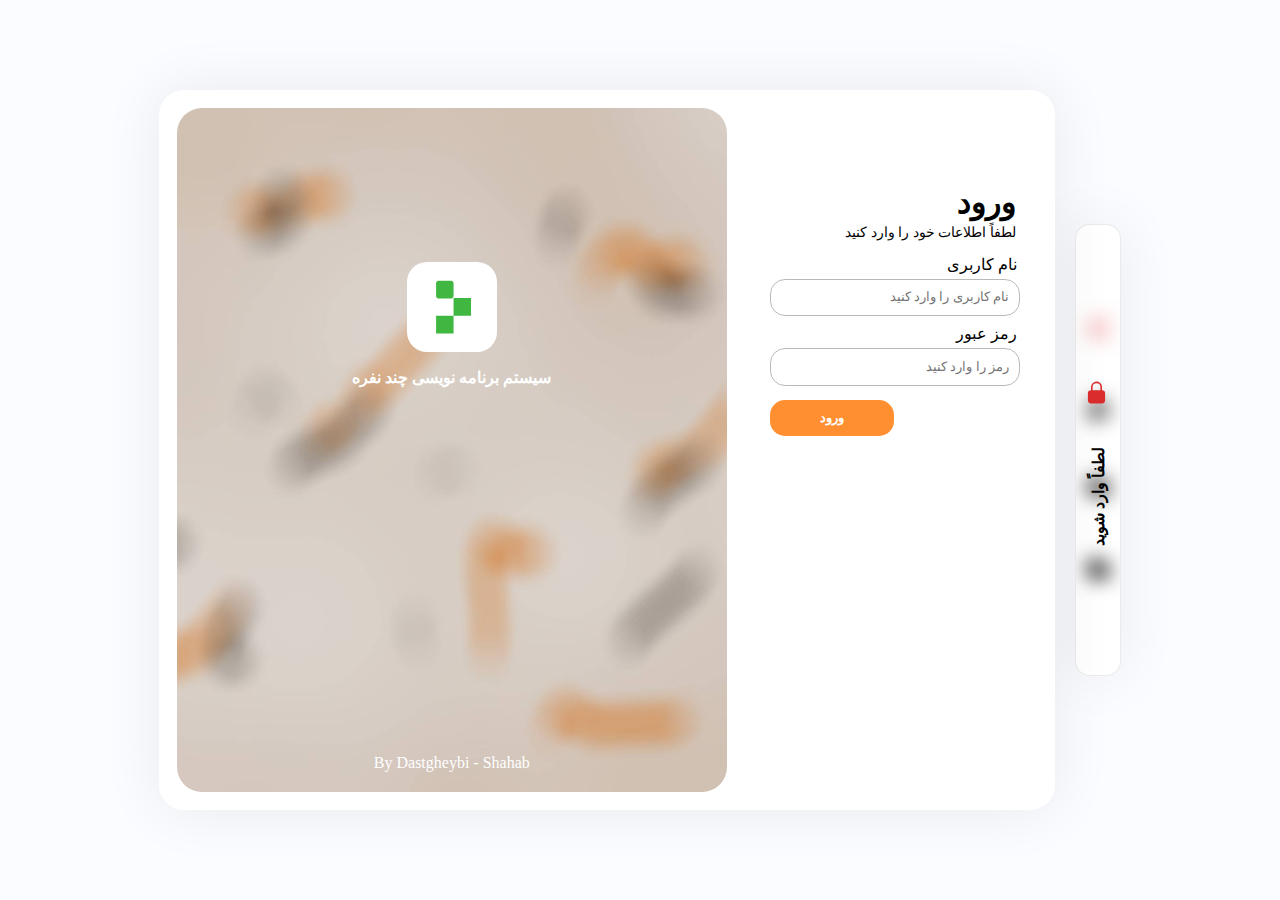
<file: loginPanel/index.html>
<!DOCTYPE html>
<html lang="fa" dir="rtl">
<head>
    <meta charset="UTF-8">
    <meta name="viewport" content="width=device-width, initial-scale=1.0">
    <link rel="stylesheet" href="style.css">
    <link rel="icon" href="../Logo.svg">
    <title>LiveBox</title>
</head>
<body>
    <div id="ToolBarHold">
        <div id="ToolBar">
            <button class="btnST" style="color: rgb(221, 27, 27);"><svg xmlns="http://www.w3.org/2000/svg" fill="none" viewBox="0 0 24 24" stroke-width="1.5" stroke="currentColor" class="size-6"><path stroke-linecap="round" stroke-linejoin="round" d="M8.25 9V5.25A2.25 2.25 0 0 1 10.5 3h6a2.25 2.25 0 0 1 2.25 2.25v13.5A2.25 2.25 0 0 1 16.5 21h-6a2.25 2.25 0 0 1-2.25-2.25V15m-3 0-3-3m0 0 3-3m-3 3H15" /></svg></button>
            <button class="btnST"><svg xmlns="http://www.w3.org/2000/svg" viewBox="0 0 24 24" fill="currentColor" class="size-6"><path d="M4.5 6.375a4.125 4.125 0 1 1 8.25 0 4.125 4.125 0 0 1-8.25 0ZM14.25 8.625a3.375 3.375 0 1 1 6.75 0 3.375 3.375 0 0 1-6.75 0ZM1.5 19.125a7.125 7.125 0 0 1 14.25 0v.003l-.001.119a.75.75 0 0 1-.363.63 13.067 13.067 0 0 1-6.761 1.873c-2.472 0-4.786-.684-6.76-1.873a.75.75 0 0 1-.364-.63l-.001-.122ZM17.25 19.128l-.001.144a2.25 2.25 0 0 1-.233.96 10.088 10.088 0 0 0 5.06-1.01.75.75 0 0 0 .42-.643 4.875 4.875 0 0 0-6.957-4.611 8.586 8.586 0 0 1 1.71 5.157v.003Z" /></svg></button>
            <button class="btnST"><svg xmlns="http://www.w3.org/2000/svg" viewBox="0 0 24 24" fill="currentColor" class="size-6"><path d="M4.913 2.658c2.075-.27 4.19-.408 6.337-.408 2.147 0 4.262.139 6.337.408 1.922.25 3.291 1.861 3.405 3.727a4.403 4.403 0 0 0-1.032-.211 50.89 50.89 0 0 0-8.42 0c-2.358.196-4.04 2.19-4.04 4.434v4.286a4.47 4.47 0 0 0 2.433 3.984L7.28 21.53A.75.75 0 0 1 6 21v-4.03a48.527 48.527 0 0 1-1.087-.128C2.905 16.58 1.5 14.833 1.5 12.862V6.638c0-1.97 1.405-3.718 3.413-3.979Z" /><path d="M15.75 7.5c-1.376 0-2.739.057-4.086.169C10.124 7.797 9 9.103 9 10.609v4.285c0 1.507 1.128 2.814 2.67 2.94 1.243.102 2.5.157 3.768.165l2.782 2.781a.75.75 0 0 0 1.28-.53v-2.39l.33-.026c1.542-.125 2.67-1.433 2.67-2.94v-4.286c0-1.505-1.125-2.811-2.664-2.94A49.392 49.392 0 0 0 15.75 7.5Z" /></svg></button>
            <button class="btnST"><svg xmlns="http://www.w3.org/2000/svg" viewBox="0 0 24 24" fill="currentColor" class="size-6"><path d="M19.5 21a3 3 0 0 0 3-3v-4.5a3 3 0 0 0-3-3h-15a3 3 0 0 0-3 3V18a3 3 0 0 0 3 3h15ZM1.5 10.146V6a3 3 0 0 1 3-3h5.379a2.25 2.25 0 0 1 1.59.659l2.122 2.121c.14.141.331.22.53.22H19.5a3 3 0 0 1 3 3v1.146A4.483 4.483 0 0 0 19.5 9h-15a4.483 4.483 0 0 0-3 1.146Z" /></svg></button>
        </div>
        <svg id="warning-icon" xmlns="http://www.w3.org/2000/svg" viewBox="0 0 24 24" fill="currentColor" class="size-6"><path fill-rule="evenodd" d="M12 1.5a5.25 5.25 0 0 0-5.25 5.25v3a3 3 0 0 0-3 3v6.75a3 3 0 0 0 3 3h10.5a3 3 0 0 0 3-3v-6.75a3 3 0 0 0-3-3v-3c0-2.9-2.35-5.25-5.25-5.25Zm3.75 8.25v-3a3.75 3.75 0 1 0-7.5 0v3h7.5Z" clip-rule="evenodd" /></svg>
        <p id="warning">لطفاً وارد شوید</p>
    </div>
    
    <div id="main">
        <div id="infoBox">
            <div id="svgBox">
                    <img style="width: 75%; margin-left: 4%;" src="../Logo.svg" alt="Logo">
                    <use id="Shape 1 copy 2" href="#img1" x="155" y="48"/></svg>
            </div>
            <p id="infoText">سیستم برنامه نویسی چند نفره</p>
            <p id="devName">By Dastgheybi - Shahab</p>
        </div>
        <div id="loginBox">
            <h1 id="loginText">ورود</h1>
            <h4 id="subLogin">لطفاً اطلاعات خود را وارد کنید</h4>
            <form action="" method="post">
                <label for="userNameI">نام کاربری</label>
                <input type="text" name="userNameI" class="inputText" placeholder="نام کاربری را وارد کنید">
                <label for="userPassI">رمز عبور</label>
                <input type="password" name="userPassI" class="inputText" placeholder="رمز را وارد کنید">
                <input type="submit" value="ورود" id="submit">
            </form>
        </div>
    </div>
</body>
</file>
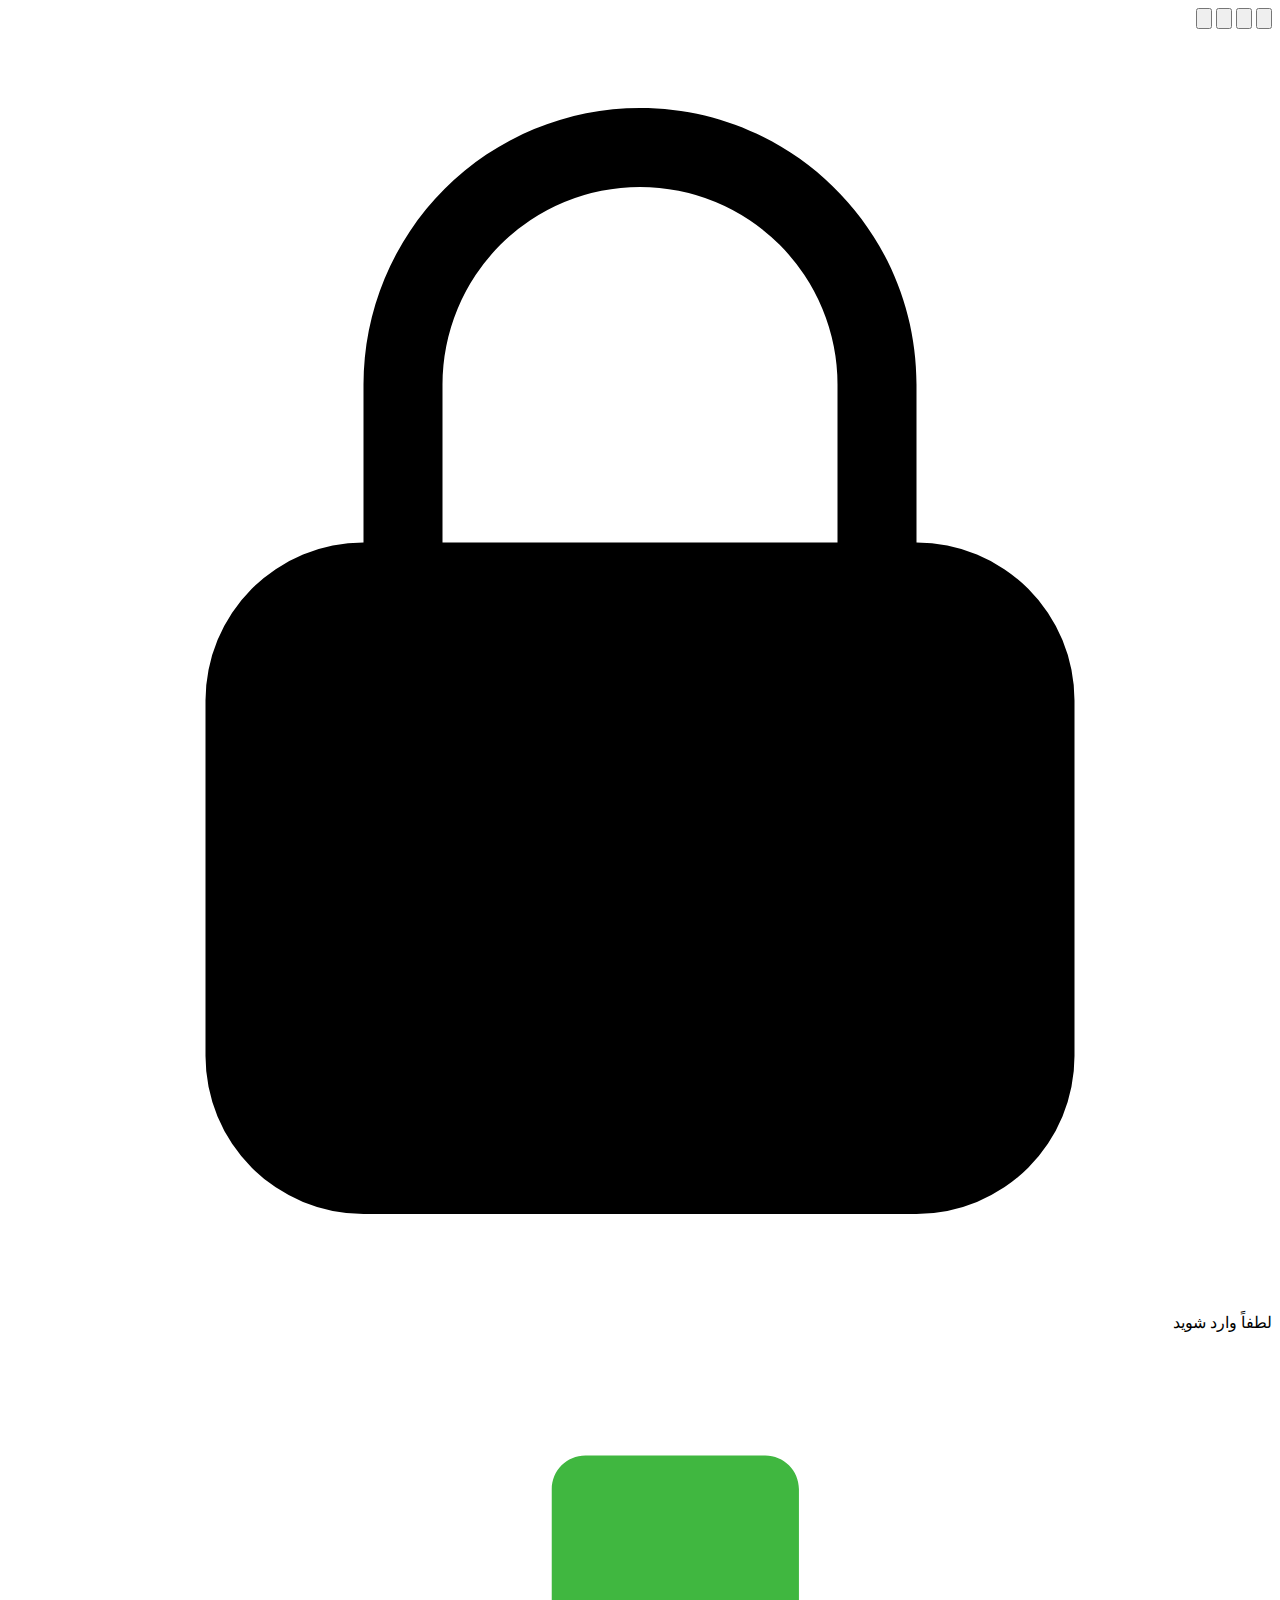
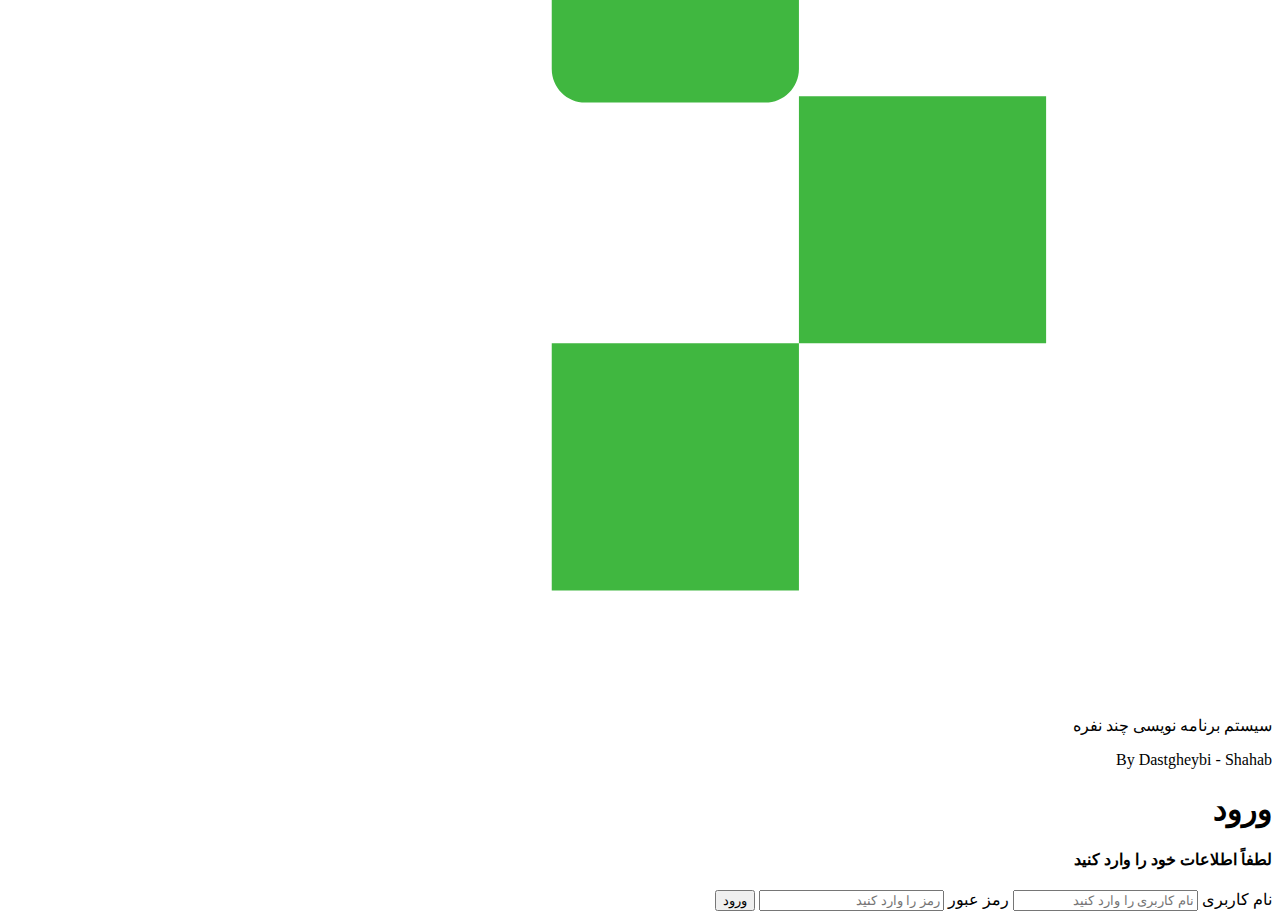
<file: templates/login.html>
<!DOCTYPE html>
<html lang="fa" dir="rtl">
<head>
    <meta charset="UTF-8">
    <meta name="viewport" content="width=device-width, initial-scale=1.0">
    <link rel="stylesheet" href="/static/images/B.jpg">
    <link rel="icon" href="/static/images/Logo.svg">
    <title>LiveBox</title>
</head>
<body>
    <div id="ToolBarHold">
        <div id="ToolBar">
            <button class="btnST" style="color: rgb(221, 27, 27);"><svg xmlns="http://www.w3.org/2000/svg" fill="none" viewBox="0 0 24 24" stroke-width="1.5" stroke="currentColor" class="size-6"><path stroke-linecap="round" stroke-linejoin="round" d="M8.25 9V5.25A2.25 2.25 0 0 1 10.5 3h6a2.25 2.25 0 0 1 2.25 2.25v13.5A2.25 2.25 0 0 1 16.5 21h-6a2.25 2.25 0 0 1-2.25-2.25V15m-3 0-3-3m0 0 3-3m-3 3H15" /></svg></button>
            <button class="btnST"><svg xmlns="http://www.w3.org/2000/svg" viewBox="0 0 24 24" fill="currentColor" class="size-6"><path d="M4.5 6.375a4.125 4.125 0 1 1 8.25 0 4.125 4.125 0 0 1-8.25 0ZM14.25 8.625a3.375 3.375 0 1 1 6.75 0 3.375 3.375 0 0 1-6.75 0ZM1.5 19.125a7.125 7.125 0 0 1 14.25 0v.003l-.001.119a.75.75 0 0 1-.363.63 13.067 13.067 0 0 1-6.761 1.873c-2.472 0-4.786-.684-6.76-1.873a.75.75 0 0 1-.364-.63l-.001-.122ZM17.25 19.128l-.001.144a2.25 2.25 0 0 1-.233.96 10.088 10.088 0 0 0 5.06-1.01.75.75 0 0 0 .42-.643 4.875 4.875 0 0 0-6.957-4.611 8.586 8.586 0 0 1 1.71 5.157v.003Z" /></svg></button>
            <button class="btnST"><svg xmlns="http://www.w3.org/2000/svg" viewBox="0 0 24 24" fill="currentColor" class="size-6"><path d="M4.913 2.658c2.075-.27 4.19-.408 6.337-.408 2.147 0 4.262.139 6.337.408 1.922.25 3.291 1.861 3.405 3.727a4.403 4.403 0 0 0-1.032-.211 50.89 50.89 0 0 0-8.42 0c-2.358.196-4.04 2.19-4.04 4.434v4.286a4.47 4.47 0 0 0 2.433 3.984L7.28 21.53A.75.75 0 0 1 6 21v-4.03a48.527 48.527 0 0 1-1.087-.128C2.905 16.58 1.5 14.833 1.5 12.862V6.638c0-1.97 1.405-3.718 3.413-3.979Z" /><path d="M15.75 7.5c-1.376 0-2.739.057-4.086.169C10.124 7.797 9 9.103 9 10.609v4.285c0 1.507 1.128 2.814 2.67 2.94 1.243.102 2.5.157 3.768.165l2.782 2.781a.75.75 0 0 0 1.28-.53v-2.39l.33-.026c1.542-.125 2.67-1.433 2.67-2.94v-4.286c0-1.505-1.125-2.811-2.664-2.94A49.392 49.392 0 0 0 15.75 7.5Z" /></svg></button>
            <button class="btnST"><svg xmlns="http://www.w3.org/2000/svg" viewBox="0 0 24 24" fill="currentColor" class="size-6"><path d="M19.5 21a3 3 0 0 0 3-3v-4.5a3 3 0 0 0-3-3h-15a3 3 0 0 0-3 3V18a3 3 0 0 0 3 3h15ZM1.5 10.146V6a3 3 0 0 1 3-3h5.379a2.25 2.25 0 0 1 1.59.659l2.122 2.121c.14.141.331.22.53.22H19.5a3 3 0 0 1 3 3v1.146A4.483 4.483 0 0 0 19.5 9h-15a4.483 4.483 0 0 0-3 1.146Z" /></svg></button>
        </div>
        <svg id="warning-icon" xmlns="http://www.w3.org/2000/svg" viewBox="0 0 24 24" fill="currentColor" class="size-6"><path fill-rule="evenodd" d="M12 1.5a5.25 5.25 0 0 0-5.25 5.25v3a3 3 0 0 0-3 3v6.75a3 3 0 0 0 3 3h10.5a3 3 0 0 0 3-3v-6.75a3 3 0 0 0-3-3v-3c0-2.9-2.35-5.25-5.25-5.25Zm3.75 8.25v-3a3.75 3.75 0 1 0-7.5 0v3h7.5Z" clip-rule="evenodd" /></svg>
        <p id="warning">لطفاً وارد شوید</p>
    </div>
    
    <div id="main">
        <div id="infoBox">
            <div id="svgBox">
                    <img style="width: 75%; margin-left: 4%;" src="/static/images/Logo.svg" alt="Logo">
                    <use id="Shape 1 copy 2" href="#img1" x="155" y="48"></use>
            </div>
            <p id="infoText">سیستم برنامه نویسی چند نفره</p>
            <p id="devName">By Dastgheybi - Shahab</p>
        </div>
        <div id="loginBox">
            <h1 id="loginText">ورود</h1>
            <h4 id="subLogin">لطفاً اطلاعات خود را وارد کنید</h4>
            <form action="" method="post">
                <label for="userNameI">نام کاربری</label>
                <input type="text" name="userNameI" class="inputText" placeholder="نام کاربری را وارد کنید">
                <label for="userPassI">رمز عبور</label>
                <input type="password" name="userPassI" class="inputText" placeholder="رمز را وارد کنید">
                <input type="submit" value="ورود" id="submit">
            </form>
        </div>
    </div>
</body>
</file>
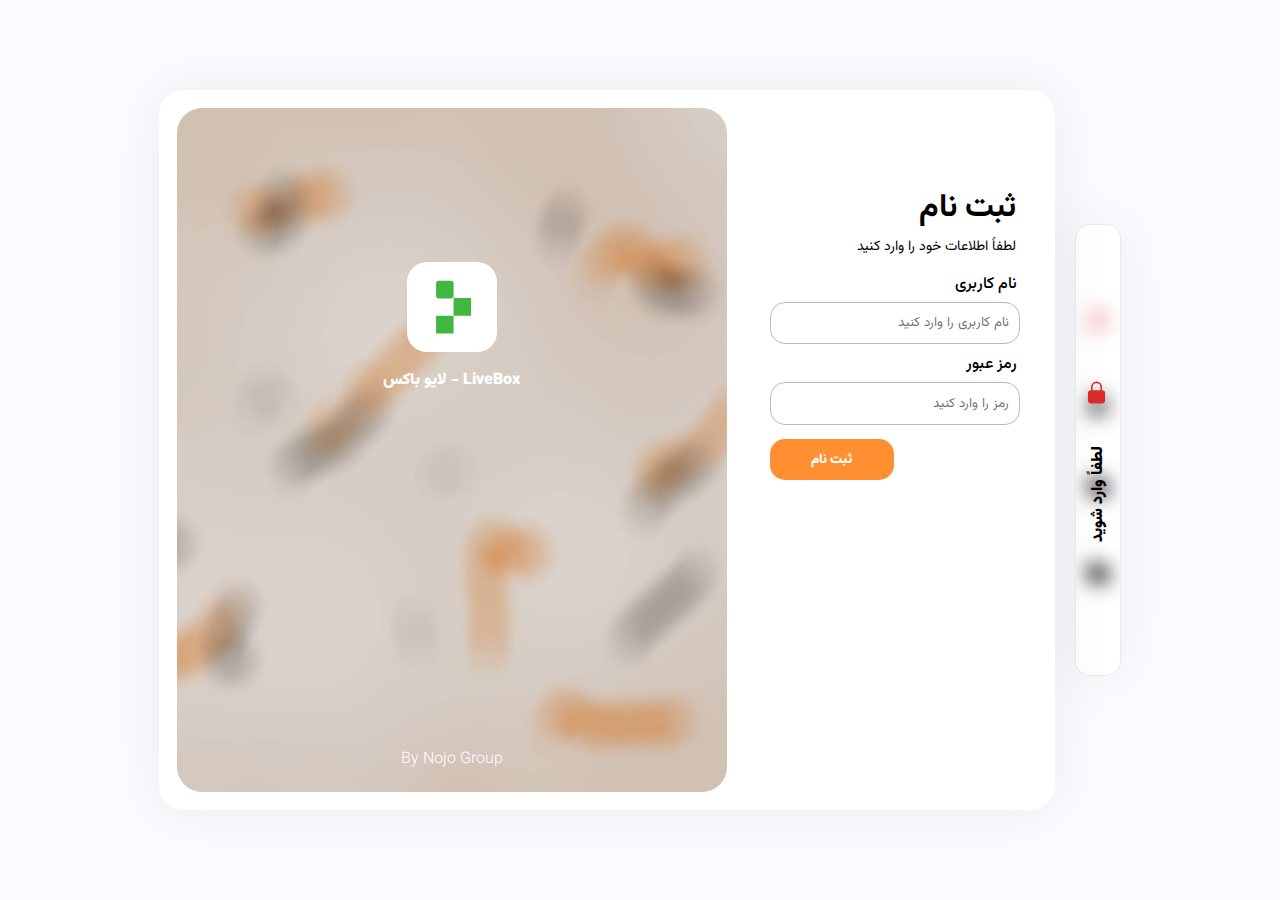
<file: templates/register.html>
<!DOCTYPE html>
<html lang="fa" dir="rtl">
<head>
    <meta charset="UTF-8">
    <meta name="viewport" content="width=device-width, initial-scale=1.0">
    <link rel="stylesheet" href="/static/login.css">
    <link rel="icon" href="/static/images/Logo.svg">
    <title>LiveBox</title>
</head>
<body>
    <div id="ToolBarHold">
        <div id="ToolBar">
            <button class="btnST" style="color: rgb(221, 27, 27);"><svg xmlns="http://www.w3.org/2000/svg" fill="none" viewBox="0 0 24 24" stroke-width="1.5" stroke="currentColor" class="size-6"><path stroke-linecap="round" stroke-linejoin="round" d="M8.25 9V5.25A2.25 2.25 0 0 1 10.5 3h6a2.25 2.25 0 0 1 2.25 2.25v13.5A2.25 2.25 0 0 1 16.5 21h-6a2.25 2.25 0 0 1-2.25-2.25V15m-3 0-3-3m0 0 3-3m-3 3H15" /></svg></button>
            <button class="btnST"><svg xmlns="http://www.w3.org/2000/svg" viewBox="0 0 24 24" fill="currentColor" class="size-6"><path d="M4.5 6.375a4.125 4.125 0 1 1 8.25 0 4.125 4.125 0 0 1-8.25 0ZM14.25 8.625a3.375 3.375 0 1 1 6.75 0 3.375 3.375 0 0 1-6.75 0ZM1.5 19.125a7.125 7.125 0 0 1 14.25 0v.003l-.001.119a.75.75 0 0 1-.363.63 13.067 13.067 0 0 1-6.761 1.873c-2.472 0-4.786-.684-6.76-1.873a.75.75 0 0 1-.364-.63l-.001-.122ZM17.25 19.128l-.001.144a2.25 2.25 0 0 1-.233.96 10.088 10.088 0 0 0 5.06-1.01.75.75 0 0 0 .42-.643 4.875 4.875 0 0 0-6.957-4.611 8.586 8.586 0 0 1 1.71 5.157v.003Z" /></svg></button>
            <button class="btnST"><svg xmlns="http://www.w3.org/2000/svg" viewBox="0 0 24 24" fill="currentColor" class="size-6"><path d="M4.913 2.658c2.075-.27 4.19-.408 6.337-.408 2.147 0 4.262.139 6.337.408 1.922.25 3.291 1.861 3.405 3.727a4.403 4.403 0 0 0-1.032-.211 50.89 50.89 0 0 0-8.42 0c-2.358.196-4.04 2.19-4.04 4.434v4.286a4.47 4.47 0 0 0 2.433 3.984L7.28 21.53A.75.75 0 0 1 6 21v-4.03a48.527 48.527 0 0 1-1.087-.128C2.905 16.58 1.5 14.833 1.5 12.862V6.638c0-1.97 1.405-3.718 3.413-3.979Z" /><path d="M15.75 7.5c-1.376 0-2.739.057-4.086.169C10.124 7.797 9 9.103 9 10.609v4.285c0 1.507 1.128 2.814 2.67 2.94 1.243.102 2.5.157 3.768.165l2.782 2.781a.75.75 0 0 0 1.28-.53v-2.39l.33-.026c1.542-.125 2.67-1.433 2.67-2.94v-4.286c0-1.505-1.125-2.811-2.664-2.94A49.392 49.392 0 0 0 15.75 7.5Z" /></svg></button>
            <button class="btnST"><svg xmlns="http://www.w3.org/2000/svg" viewBox="0 0 24 24" fill="currentColor" class="size-6"><path d="M19.5 21a3 3 0 0 0 3-3v-4.5a3 3 0 0 0-3-3h-15a3 3 0 0 0-3 3V18a3 3 0 0 0 3 3h15ZM1.5 10.146V6a3 3 0 0 1 3-3h5.379a2.25 2.25 0 0 1 1.59.659l2.122 2.121c.14.141.331.22.53.22H19.5a3 3 0 0 1 3 3v1.146A4.483 4.483 0 0 0 19.5 9h-15a4.483 4.483 0 0 0-3 1.146Z" /></svg></button>
        </div>
        <svg id="warning-icon" xmlns="http://www.w3.org/2000/svg" viewBox="0 0 24 24" fill="currentColor" class="size-6"><path fill-rule="evenodd" d="M12 1.5a5.25 5.25 0 0 0-5.25 5.25v3a3 3 0 0 0-3 3v6.75a3 3 0 0 0 3 3h10.5a3 3 0 0 0 3-3v-6.75a3 3 0 0 0-3-3v-3c0-2.9-2.35-5.25-5.25-5.25Zm3.75 8.25v-3a3.75 3.75 0 1 0-7.5 0v3h7.5Z" clip-rule="evenodd" /></svg>
        <p id="warning">لطفاً وارد شوید</p>
    </div>

    <div id="main">
        <div id="infoBox">
            <div id="svgBox">
                    <img style="width: 75%; margin-left: 4%;" src="/static/images/Logo.svg" alt="Logo">
                    <use id="Shape 1 copy 2" href="#img1" x="155" y="48"></use>
            </div>
            <p id="infoText">LiveBox - لایو باکس</p>
            <p id="devName">By Nojo Group</p>
        </div>
        <div id="loginBox">
            <h1 id="loginText">ثبت نام</h1>
            <h4 id="subLogin">لطفاً اطلاعات خود را وارد کنید</h4>
            <form action="" method="post">
                <label for="userNameI">نام کاربری</label>
                <input type="text" name="userNameI" class="inputText" placeholder="نام کاربری را وارد کنید">
                <label for="userPassI">رمز عبور</label>
                <input type="password" name="userPassI" class="inputText" placeholder="رمز را وارد کنید">
                <input type="submit" value="ثبت نام" id="submit">
            </form>
        </div>
    </div>
</body>
</file>
<file: loginPanel/style.css>
:root{
    --mainColor: #ff8f30
}
::selection{
    background-color: var(--mainColor);
}

input[type="submit"]{
    cursor: pointer;
}

body{
    font-family: 'vazirmatn';
    background-color: #fafcff;
    padding: 0%;
    margin: 0%;
    display: flex;
    justify-content: center;
    align-items: center;
    height: 100vh;
}

#main{
    background-color: #ffffff;
    width: 70%;
    height: 80%;
    border-radius: 25px;
    box-shadow: 0px 0px 60px 1px #00000013;
    display: flex;
    flex-direction: row-reverse;
    padding: 0%;
    margin: 0%;
}

#infoBox{
    margin: 2%;
    border-radius: 25px;
    position: relative;
    width: 80%;
    background-image: url('B.jpg');
    background-position: center;
    background-size:cover;
    display: flex;
    flex-direction: column;
    justify-content: flex-start;
    align-items: center;

    }


#svgBox{
    width: 90px;
    height: 90px;
    padding: 0%;
    margin: 0%;
    background-color: #ffffff;
    border-radius: 20px;
    display: flex;
    flex-direction: column;
    justify-content: center;
    align-items: center;
    margin-top: 28%;

}

#infoText{
    color: #ffffff;
    font-weight: 900;}

#devName{
    padding: 0%;
    margin: 0%;
    margin-top: auto;
    margin-bottom: 20px;
    color: #ffffff;
    font-weight: 200;
}

#loginBox{
    display: flex;
    justify-content: flex-start;
    flex-direction: column;
    align-items: center;
    height: 100%;
    width: 45%;


}

#loginText{
    text-align: right;
    width: 100%;
    padding: 0%;
    margin: 0%;
    margin-right: 25%;
    margin-top: 30%;
    
}

#subLogin{
    text-align: right;
    width: 100%;
    padding: 0%;
    margin: 0%;
    margin-top: 1%;
    margin-right: 25%;
    font-size: 14px;
    font-weight: 400;
        
}

form{
    display: flex;
    flex-direction: column;
    padding: 0%;
    margin-left: 30%;
    margin-right: 34%;
    margin-top: 2%;
    width: 80%;
}

label{
    font-weight: 500;
    margin: 0%;
    padding: 0%;
    margin-bottom: 2%;
    margin-top: 3%;
}


.inputText{
    transition: border-color 0.2s linear;
    padding: 4%;
    margin: 0%;
    margin-right: -1%;
    border: 1px solid #bbbaba;
    border-radius: 15px;
    font-family: 'vazirmatn';
}

.inputText:focus{
    outline: 0px;
    border: 1px solid var(--mainColor);
}

#submit{
    align-self: self-end;
    font-family: 'vazirmatn';
    width: 50%;
    margin: 0%;
    margin-top: 6%;
    padding: 4%;
    background-color: var(--mainColor);
    border-radius: 15px;
    border: 0px;
    color: #ffffff;
    font-weight: 900;

}

#ToolBar{
    display: flex;
    flex-direction: column;
    padding: 2px;
    gap: 50px;
    align-items: center;
    justify-content:center;
    overflow: hidden;
    filter: blur(10px);
}

#ToolBarHold{
    background-color: #ffffff;
    width: 3.5%;
    height: 50%;
    border: 1px solid rgba(0, 0, 0, 0.082) ;
    border-radius: 15px;
    box-shadow: 0px 0px 60px 1px #00000013;
    display: flex;
    flex-direction: column;
    margin: 0 0 0 20px;
    padding: 0px;
    gap: 0px;
    align-items: center;
    justify-content:center;
    overflow: hidden;

}

svg{
    width: 25px;
}

.btnST{
    margin: 0%;
    background-color: rgba(255, 255, 255, 0);
    border: 0;
    border-radius: 5px;
}

#warning{
    display: inline;
    transform: rotate(-90deg);
    position: absolute;
    bottom: 42%;
    color: #000000;
    font-weight: 900;

}

#warning-icon{
    position: absolute;
    bottom: 55%;
    color: #da2c2c;
    font-weight: 900;
    padding: 0;
    margin: 0px 0.2% 0px 0px;

}
</file>
<file: static/login.css>
:root{
    --mainColor: #ff8f30
}
::selection{
    background-color: var(--mainColor);
}

@font-face {
    font-family: "vazirmatn";
    src: url(../static/Vazirmatn-VariableFont_wght.ttf) format("truetype");
}

*{
    font-family: "Vazirmatn", sans-serif;
}

input[type="submit"]{
    cursor: pointer;
}

body{
    background-color: #fafcff;
    padding: 0%;
    margin: 0%;
    display: flex;
    justify-content: center;
    align-items: center;
    height: 100vh;
}

#main{
    background-color: #ffffff;
    width: 70%;
    height: 80%;
    border-radius: 25px;
    box-shadow: 0px 0px 60px 1px #00000013;
    display: flex;
    flex-direction: row-reverse;
    padding: 0%;
    margin: 0%;
}

#infoBox{
    margin: 2%;
    border-radius: 25px;
    position: relative;
    width: 80%;
    background-image: url('/static/images/B.jpg');
    background-position: center;
    background-size:cover;
    display: flex;
    flex-direction: column;
    justify-content: flex-start;
    align-items: center;

    }


#svgBox{
    width: 90px;
    height: 90px;
    padding: 0%;
    margin: 0%;
    background-color: #ffffff;
    border-radius: 20px;
    display: flex;
    flex-direction: column;
    justify-content: center;
    align-items: center;
    margin-top: 28%;

}

#infoText{
    color: #ffffff;
    font-weight: 900;}

#devName{
    padding: 0%;
    margin: 0%;
    margin-top: auto;
    margin-bottom: 20px;
    color: #ffffff;
    font-weight: 200;
}

#loginBox{
    display: flex;
    justify-content: flex-start;
    flex-direction: column;
    align-items: center;
    height: 100%;
    width: 45%;


}

#loginText{
    text-align: right;
    width: 100%;
    padding: 0%;
    margin: 0%;
    margin-right: 25%;
    margin-top: 30%;
    
}

#subLogin{
    text-align: right;
    width: 100%;
    padding: 0%;
    margin: 0%;
    margin-top: 1%;
    margin-right: 25%;
    font-size: 14px;
    font-weight: 400;
        
}

form{
    display: flex;
    flex-direction: column;
    padding: 0%;
    margin-left: 30%;
    margin-right: 34%;
    margin-top: 2%;
    width: 80%;
}

label{
    font-weight: 500;
    margin: 0%;
    padding: 0%;
    margin-bottom: 2%;
    margin-top: 3%;
}


.inputText{
    transition: border-color 0.2s linear;
    padding: 4%;
    margin: 0%;
    margin-right: -1%;
    border: 1px solid #bbbaba;
    border-radius: 15px;
}

.inputText:focus{
    outline: 0px;
    border: 1px solid var(--mainColor);
}

#submit{
    align-self: self-end;
    width: 50%;
    margin: 0%;
    margin-top: 6%;
    padding: 4%;
    background-color: var(--mainColor);
    border-radius: 15px;
    border: 0px;
    color: #ffffff;
    font-weight: 900;

}

#ToolBar{
    display: flex;
    flex-direction: column;
    padding: 2px;
    gap: 50px;
    align-items: center;
    justify-content:center;
    overflow: hidden;
    filter: blur(10px);
}

#ToolBarHold{
    background-color: #ffffff;
    width: 3.5%;
    height: 50%;
    border: 1px solid rgba(0, 0, 0, 0.082) ;
    border-radius: 15px;
    box-shadow: 0px 0px 60px 1px #00000013;
    display: flex;
    flex-direction: column;
    margin: 0 0 0 20px;
    padding: 0px;
    gap: 0px;
    align-items: center;
    justify-content:center;
    overflow: hidden;

}

svg{
    width: 25px;
}

.btnST{
    margin: 0%;
    background-color: rgba(255, 255, 255, 0);
    border: 0;
    border-radius: 5px;
}

#warning{
    display: inline;
    transform: rotate(-90deg);
    position: absolute;
    bottom: 42%;
    color: #000000;
    font-weight: 900;

}

#warning-icon{
    position: absolute;
    bottom: 55%;
    color: #da2c2c;
    font-weight: 900;
    padding: 0;
    margin: 0px 0.2% 0px 0px;

}
</file>
